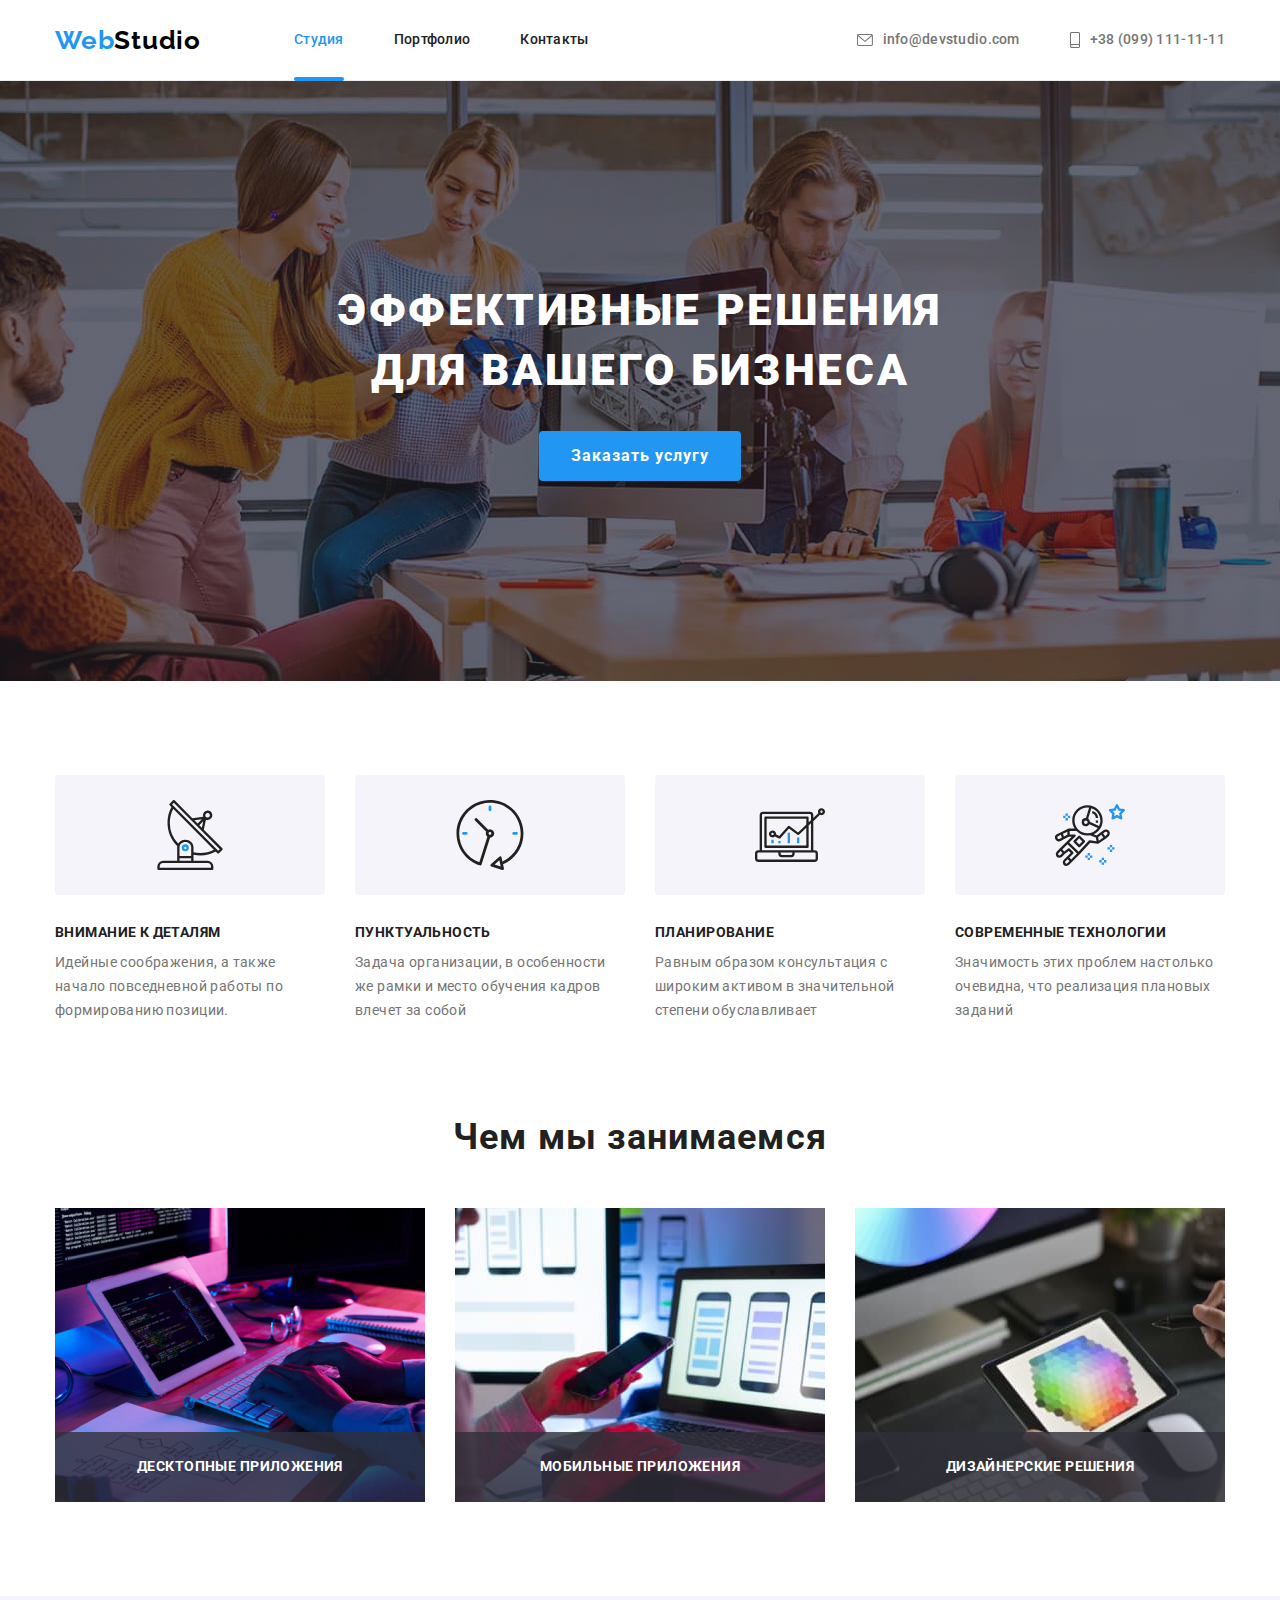
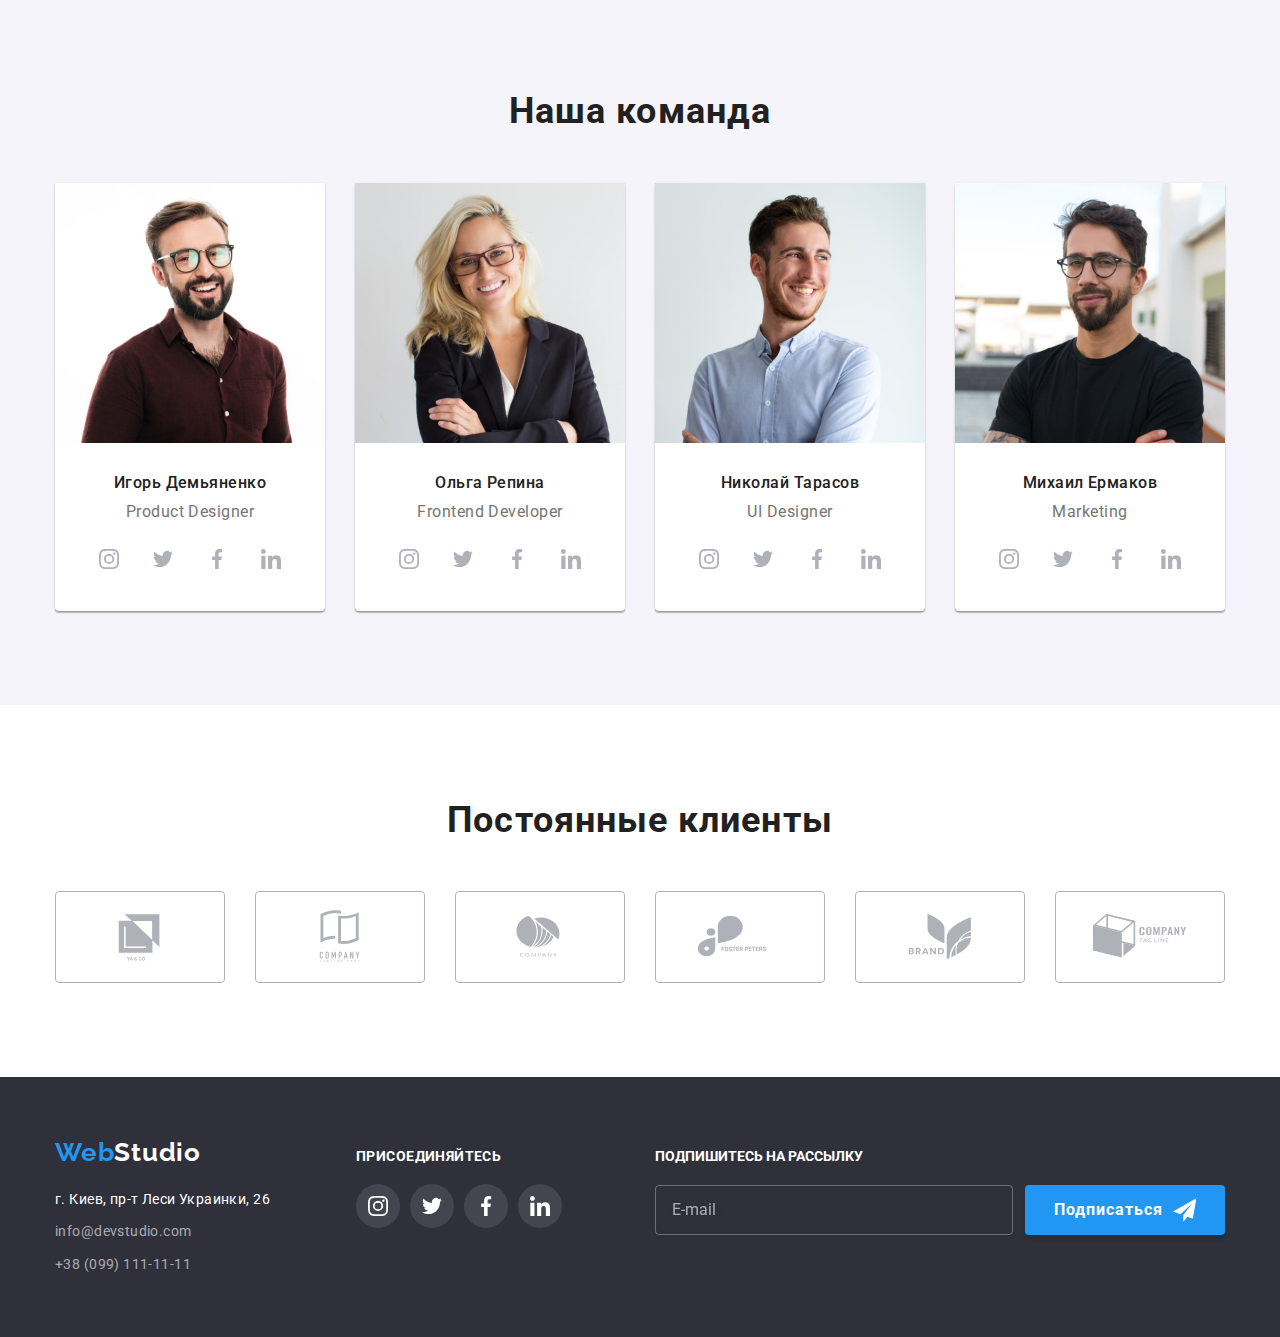
<file: index.html>
<!DOCTYPE html>
<html lang="ru">
  <head>
    <meta charset="UTF-8" />
    <meta http-equiv="X-UA-Compatible" content="IE=edge" />
    <meta name="viewport" content="width=device-width, initial-scale=1.0" />
    <title>WebStudio</title>
    <link
      href="https://fonts.googleapis.com/css2?family=Raleway:wght@700&family=Roboto:wght@400;500;700;900&display=swap"
      rel="stylesheet"
    />
    <link
      rel="stylesheet"
      href="https://cdnjs.cloudflare.com/ajax/libs/modern-normalize/1.1.0/modern-normalize.min.css"
    />
    <link rel="stylesheet" href="./css/style.css" />
  </head>
  <body>
    <!-- Хедер -->
    <header class="page-header">
      <div class="container main-nav">
        <a href="./index.html" class="logo"> <span class="accent">Web</span>Studio </a>
        <!-- Навигация  -->
        <nav class="nav">
          <ul class="site-nav list">
            <li class="item"><a href="./index.html" class="link current"> Студия </a></li>
            <li class="item"><a href="./portfolio.html" class="link"> Портфолио </a></li>
            <li class="item"><a href="" class="link"> Контакты </a></li>
          </ul>
        </nav>
        <!-- Контакты -->
        <ul class="auth-nav list">
          <li class="item">
            <a href="mailto:info@devstudio.com" class="link-info">
              <svg class="icon-envelope">
                <use href="./images/icons.svg#icon-envelope"></use>
              </svg>
              info@devstudio.com</a
            >
          </li>
          <li class="item">
            <a href="tel:+380991111111" class="link-info">
              <svg class="icon-smartfhone">
                <use href="./images/icons.svg#icon-smartphone"></use>
              </svg>
              +38 (099) 111-11-11</a
            >
          </li>
        </ul>
      </div>
    </header>
    <!-- Главный раздел -->
    <main>
      <!-- Герой -->
      <section class="hero">
        <div class="container">
          <h1 class="hero-title">
            Эффективные решения <br />
            для вашего бизнеса
          </h1>
          <!-- кнопка -->
          <button type="button" class="hero-button primary" data-modal-open>Заказать услугу</button>
        </div>
      </section>
      <!-- секция особенности -->
      <section class="section">
        <div class="container">
          <h2 class="visually-hidden">Особенности</h2>

          <ul class="feature list">
            <li class="item">
              <div class="icon-feature">
                <svg class="icon antena">
                  <use href="./images/icons.svg#icon-antenna-1"></use>
                </svg>
              </div>
              <h3 class="feature-title">Внимание к деталям</h3>
              <p class="feature-text">
                Идейные соображения, а также начало повседневной работы по формированию позиции.
              </p>
            </li>

            <li class="item">
              <div class="icon-feature">
                <svg class="icon clock">
                  <use href="./images/icons.svg#icon-clock-1"></use>
                </svg>
              </div>
              <h3 class="feature-title">Пунктуальность</h3>
              <p class="feature-text">
                Задача организации, в особенности же рамки и место обучения кадров влечет за собой
              </p>
            </li>

            <li class="item">
              <div class="icon-feature">
                <svg class="icon diagram">
                  <use href="./images/icons.svg#icon-diagram-1"></use>
                </svg>
              </div>

              <h3 class="feature-title">Планирование</h3>
              <p class="feature-text">
                Равным образом консультация с широким активом в значительной степени обуславливает
              </p>
            </li>

            <li class="item">
              <div class="icon-feature">
                <svg class="icon astronaut">
                  <use href="./images/icons.svg#icon-astronaut-1"></use>
                </svg>
              </div>

              <h3 class="feature-title">Современные технологии</h3>
              <p class="feature-text">
                Значимость этих проблем настолько очевидна, что реализация плановых заданий
              </p>
            </li>
          </ul>
        </div>
      </section>
      <!-- секция работы -->
      <section class="section images">
        <div class="container">
          <h2 class="section-title">Чем мы занимаемся</h2>
          <ul class="images-list list">
            <li class="item">
              <div class="imag-card">
                <img src="./images/img-1.jpg" alt="Создание баз данных" width="370" height="294" />
                <div class="images-thumb">
                  <p class="images-text">Десктопные приложения</p>
                </div>
              </div>
            </li>

            <li class="item">
              <div class="imag-card">
                <img
                  src="./images/img-2.jpg"
                  alt="Синхронизация приложений"
                  width="370"
                  height="294"
                />

                <div class="images-thumb">
                  <p class="images-text">Мобильные приложения</p>
                </div>
              </div>
            </li>

            <li class="item">
              <div class="imag-card">
                <img src="./images/img-3.jpg" alt="Подбор цвета" width="370" height="294" />

                <div class="images-thumb">
                  <p class="images-text">Дизайнерские решения</p>
                </div>
              </div>
            </li>
          </ul>
        </div>
      </section>

      <!-- секция команда -->
      <section class="team-section">
        <div class="container">
          <h2 class="section-title">Наша команда</h2>

          <ul class="team list">
            <li class="item">
              <article class="card">
                <img
                  src="./images/team-card-1.jpg"
                  alt="Игорь Демьяненко"
                  width="270"
                  height="260"
                />

                <div class="card-thumb">
                  <h3 class="team-title">Игорь Демьяненко</h3>
                  <p class="team-text" lang="en">Product Designer</p>
                  <ul class="social-title list">
                    <li class="item">
                      <a
                        href="https://www.instagram.com/"
                        target="_blank"
                        rel="noreferrer noopener"
                        class="social-icon"
                      >
                        <svg class="icon-inst">
                          <use href="./images/icons.svg#icon-instagram-2-1"></use>
                        </svg>
                      </a>
                    </li>
                    <li class="item">
                      <a href="" class="social-icon">
                        <svg class="icon-twitter">
                          <use href="./images/icons.svg#icon-twitter-1"></use>
                        </svg>
                      </a>
                    </li>
                    <li class="item">
                      <a href="" class="social-icon">
                        <svg class="icon-facebook">
                          <use href="./images/icons.svg#icon-facebook-1"></use>
                        </svg>
                      </a>
                    </li>
                    <li class="item">
                      <a href="" class="social-icon">
                        <svg class="icon-ln">
                          <use href="./images/icons.svg#icon-linkedin-1"></use>
                        </svg>
                      </a>
                    </li>
                  </ul>
                </div>
              </article>
            </li>

            <li class="item">
              <article class="card">
                <img src="./images/team-card-2.jpg" alt="Ольга Репина" width="270" height="260" />

                <div class="card-thumb">
                  <h3 class="team-title">Ольга Репина</h3>
                  <p class="team-text" lang="en">Frontend Developer</p>
                  <ul class="social-title list">
                    <li class="item">
                      <a href="" class="social-icon">
                        <svg class="icon-inst">
                          <use href="./images/icons.svg#icon-instagram-2-1"></use>
                        </svg>
                      </a>
                    </li>
                    <li class="item">
                      <a href="" class="social-icon">
                        <svg class="icon-twitter">
                          <use href="./images/icons.svg#icon-twitter-1"></use>
                        </svg>
                      </a>
                    </li>
                    <li class="item">
                      <a href="" class="social-icon">
                        <svg class="icon-facebook">
                          <use href="./images/icons.svg#icon-facebook-1"></use>
                        </svg>
                      </a>
                    </li>
                    <li class="item">
                      <a href="" class="social-icon">
                        <svg class="icon-ln">
                          <use href="./images/icons.svg#icon-linkedin-1"></use>
                        </svg>
                      </a>
                    </li>
                  </ul>
                </div>
              </article>
            </li>

            <li class="item">
              <article class="card">
                <img
                  src="./images/team-card-3.jpg"
                  alt="Николай Тарасов"
                  width="270"
                  height="260"
                />

                <div class="card-thumb">
                  <h3 class="team-title">Николай Тарасов</h3>
                  <p class="team-text" lang="en">UI Designer</p>
                  <ul class="social-title list">
                    <li class="item">
                      <a href="" class="social-icon">
                        <svg class="icon-inst">
                          <use href="./images/icons.svg#icon-instagram-2-1"></use>
                        </svg>
                      </a>
                    </li>
                    <li class="item">
                      <a href="" class="social-icon">
                        <svg class="icon-twitter">
                          <use href="./images/icons.svg#icon-twitter-1"></use>
                        </svg>
                      </a>
                    </li>
                    <li class="item">
                      <a href="" class="social-icon">
                        <svg class="icon-facebook">
                          <use href="./images/icons.svg#icon-facebook-1"></use>
                        </svg>
                      </a>
                    </li>
                    <li class="item">
                      <a href="" class="social-icon">
                        <svg class="icon-ln">
                          <use href="./images/icons.svg#icon-linkedin-1"></use>
                        </svg>
                      </a>
                    </li>
                  </ul>
                </div>
              </article>
            </li>

            <li class="item">
              <article class="card">
                <img src="./images/team-card-4.jpg" alt="Михаил Ермаков" width="270" height="260" />

                <div class="card-thumb">
                  <h3 class="team-title">Михаил Ермаков</h3>
                  <p class="team-text" lang="en">Marketing</p>
                  <ul class="social-title list">
                    <li class="item">
                      <a href="" class="social-icon">
                        <svg class="icon-inst">
                          <use href="./images/icons.svg#icon-instagram-2-1"></use>
                        </svg>
                      </a>
                    </li>
                    <li class="item">
                      <a href="" class="social-icon twitter">
                        <svg class="icon-twitter">
                          <use href="./images/icons.svg#icon-twitter-1"></use>
                        </svg>
                      </a>
                    </li>
                    <li class="item">
                      <a href="" class="social-icon facebook">
                        <svg class="icon-facebook">
                          <use href="./images/icons.svg#icon-facebook-1"></use>
                        </svg>
                      </a>
                    </li>
                    <li class="item">
                      <a href="" class="social-icon ln">
                        <svg class="icon-ln">
                          <use href="./images/icons.svg#icon-linkedin-1"></use>
                        </svg>
                      </a>
                    </li>
                  </ul>
                </div>
              </article>
            </li>
          </ul>
        </div>
      </section>

      <!-- Секция Клиенты -->
      <section class="customers-section">
        <div class="container">
          <h2 class="section-title">Постоянные клиенты</h2>
          <ul class="customers list">
            <li class="item">
              <a href="" class="link-costumers">
                <svg class="icon-costumers first">
                  <use href="./images/icons.svg#icon-Logo"></use>
                </svg>
              </a>
            </li>
            <li class="item">
              <a href="" class="link-costumers">
                <svg class="icon-costumers second">
                  <use href="./images/icons.svg#icon-Logo-1"></use>
                </svg>
              </a>
            </li>

            <li class="item">
              <a href="" class="link-costumers">
                <svg class="icon-costumers third">
                  <use href="./images/icons.svg#icon-Logo-2"></use>
                </svg>
              </a>
            </li>

            <li class="item">
              <a href="" class="link-costumers">
                <svg class="icon-costumers fourth">
                  <use href="./images/icons.svg#icon-Logo-3"></use>
                </svg>
              </a>
            </li>

            <li class="item">
              <a href="" class="link-costumers">
                <svg class="icon-costumers fifth">
                  <use href="./images/icons.svg#icon-Logo-4"></use>
                </svg>
              </a>
            </li>

            <li class="item">
              <a href="" class="link-costumers">
                <svg class="icon-costumers sixth">
                  <use href="./images/icons.svg#icon-Logo-5"></use>
                </svg>
              </a>
            </li>
          </ul>
        </div>
      </section>
    </main>

    <!-- Футер -->
    <footer class="page-footer">
      <div class="container">
        <div class="contact-info">
          <div class="adress-info">
            <a href="./index.html" class="footer-logo"> <span class="accent">Web</span>Studio </a>
            <address class="address">
              <ul class="information list">
                <li class="item">
                  <a
                    href="https://goo.gl/maps/oPbWowYrKjm67KPz8"
                    class="location"
                    target="_blank"
                    rel="noreferrer noopener"
                    >г. Киев, пр-т Леси Украинки, 26
                  </a>
                </li>
                <li class="item">
                  <a href="mailto:info@devstudio.com" class="link">info@devstudio.com </a> <br />
                </li>
                <li class="item">
                  <a href="tel:+380991111111" class="link">+38 (099) 111-11-11</a>
                </li>
              </ul>
            </address>
          </div>

          <div class="footer-part">
            <h2 class="footer-title">присоединяйтесь</h2>
            <ul class="social-footer list">
              <li class="item">
                <a href="" class="footer-icon">
                  <svg class="icon-footer">
                    <use href="./images/icons.svg#icon-instagram-2-1"></use>
                  </svg>
                </a>
              </li>
              <li class="item">
                <a href="" class="footer-icon">
                  <svg class="icon-footer">
                    <use href="./images/icons.svg#icon-twitter-1"></use>
                  </svg>
                </a>
              </li>
              <li class="item">
                <a href="" class="footer-icon">
                  <svg class="icon-footer">
                    <use href="./images/icons.svg#icon-facebook-1"></use>
                  </svg>
                </a>
              </li>
              <li class="item">
                <a href="" class="footer-icon">
                  <svg class="icon-footer">
                    <use href="./images/icons.svg#icon-linkedin-1"></use>
                  </svg>
                </a>
              </li>
            </ul>
          </div>

          <form class="footer-form" autocomplete="off">
            <label class="footer-field">
              Подпишитесь на рассылку
              <input type="email" name="mail" placeholder="E-mail" />
            </label>

            <button class="btn-footer" type="submit">
              Подписаться
              <svg class="icon-form">
                <use href="./images/icons.svg#icon-icon-send"></use>
              </svg>
            </button>
          </form>
        </div>
      </div>
    </footer>

    <div class="backdrop is-hidden" data-modal>
      <div class="modal">
        <form class="form-modal" autocomplete="off">
          <p class="title-modal">Оставьте свои данные, мы вам перезвоним</p>

          <label class="form-field">
            Имя
            <input class="form-input" type="text" name="name" />
            <svg class="icon-input" width="18" height="18">
              <use href="./images/icons.svg#icon-person-black-18dp-1"></use>
            </svg>
          </label>

          <label class="form-field">
            Телефон
            <input class="form-input" type="tel" name="tel" />
            <svg class="icon-input" width="18" height="18">
              <use href="./images/icons.svg#icon-phone-black-18dp-1"></use>
            </svg>
          </label>

          <label class="form-field">
            Почта
            <input class="form-input" type="email" name="email" />
            <svg class="icon-input" width="18" height="18">
              <use href="./images/icons.svg#icon-email-black-18dp-1"></use>
            </svg>
          </label>

          <label class="form-field textarea">
            Комментарий
            <textarea
              class="form-text-area"
              name="comment"
              rows="4"
              placeholder="Введите текст"
            ></textarea>
          </label>

          <label class="form-field checkbox">
            <input class="policy-checkbox" type="checkbox" name="policy" />

            <svg class="icon-check" width="16" height="15">
              <use href="./images/icons.svg#icon-Vector-2"></use>
            </svg>
            <span>
              Соглашаюсь с рассылкой и принимаю <a href="" class="policy-link">Условия договора</a>
            </span>
          </label>

          <button class="button-submit" type="submit">Отправить</button>
        </form>

        <button type="button" class="button-close" data-modal-close>
          <svg class="icon-modal">
            <use href="./images/icons.svg#icon-close-black-18dp-2-1"></use>
          </svg>
        </button>
      </div>
    </div>
    <script src="./js/modal.js"></script>
  </body>
</html>
</file>
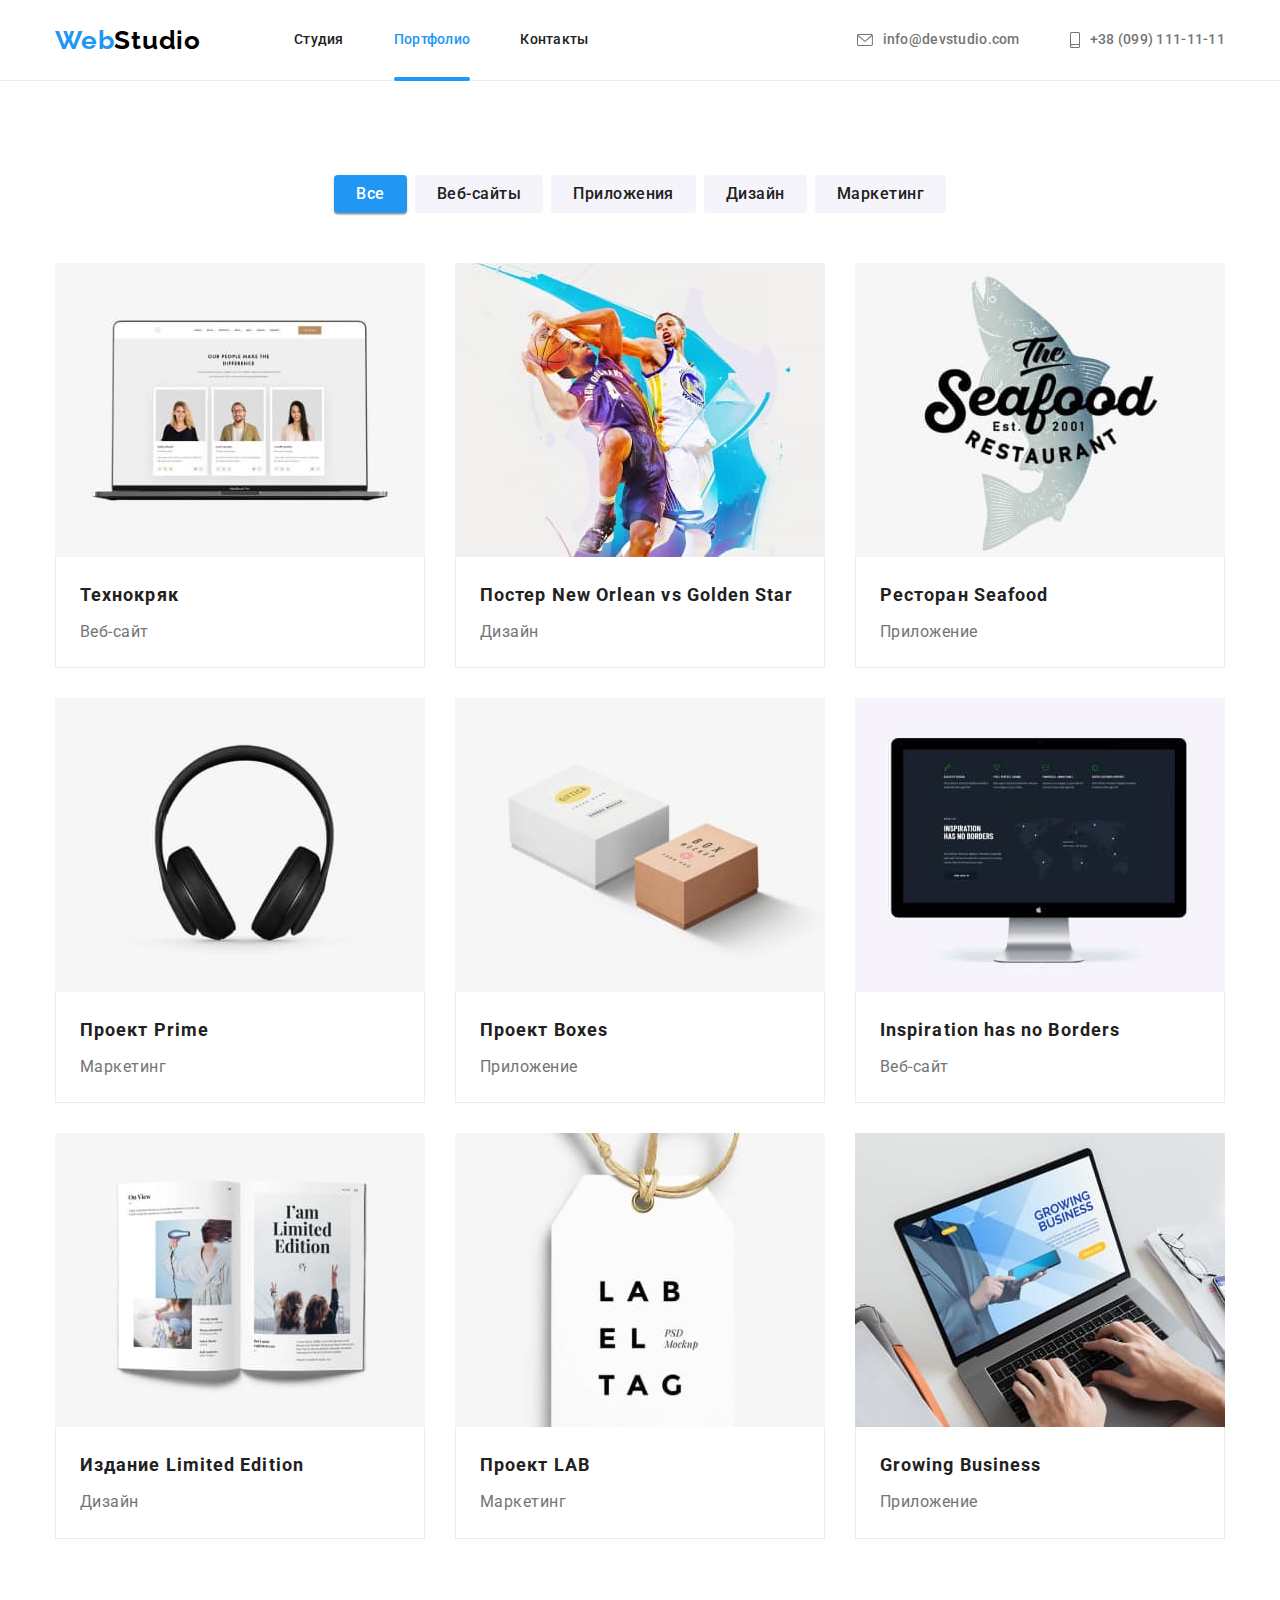
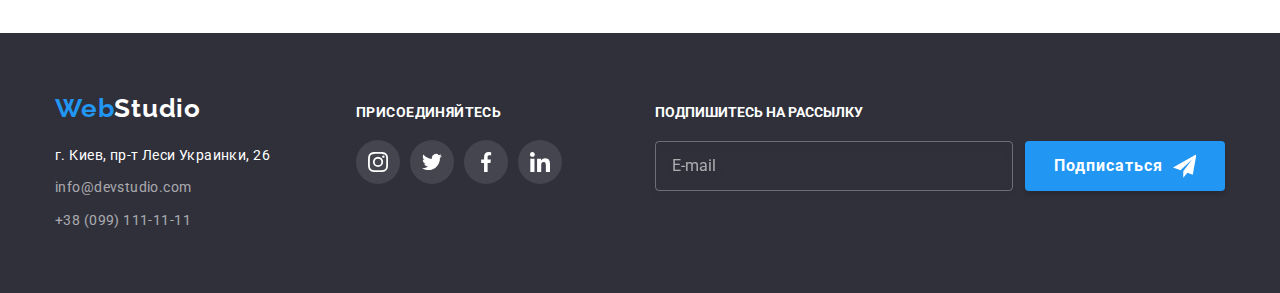
<file: portfolio.html>
<!DOCTYPE html>
<html lang="ru">
  <head>
    <meta charset="UTF-8" />
    <meta http-equiv="X-UA-Compatible" content="IE=edge" />
    <meta name="viewport" content="width=device-width, initial-scale=1.0" />
    <title>Portfolio</title>
    <link
      href="https://fonts.googleapis.com/css2?family=Raleway:wght@700&family=Roboto:wght@400;500;700;900&display=swap"
      rel="stylesheet"
    />
    <link
      rel="stylesheet"
      href="https://cdnjs.cloudflare.com/ajax/libs/modern-normalize/1.1.0/modern-normalize.min.css"
    />
    <link rel="stylesheet" href="./css/style.css" />
  </head>
  <body>
    <!-- Хедер -->
    <header class="page-header">
      <div class="container main-nav">
        <a href="./index.html" class="logo"> <span class="accent">Web</span>Studio </a>
        <!-- Навигация  -->
        <nav class="nav">
          <ul class="site-nav list">
            <li class="item"><a href="./index.html" class="link"> Студия </a></li>
            <li class="item"><a href="./portfolio.html" class="link current"> Портфолио </a></li>
            <li class="item"><a href="" class="link"> Контакты </a></li>
          </ul>
        </nav>
        <!-- Контакты -->
        <ul class="auth-nav list">
          <li class="item">
            <a href="mailto:info@devstudio.com" class="link-info">
              <svg class="icon-envelope">
                <use href="./images/icons.svg#icon-envelope"></use>
              </svg>
              info@devstudio.com</a
            >
          </li>
          <li class="item">
            <a href="tel:+380991111111" class="link-info">
              <svg class="icon-smartfhone">
                <use href="./images/icons.svg#icon-smartphone"></use></svg
              >+38 (099) 111-11-11</a
            >
          </li>
        </ul>
      </div>
    </header>
    <!-- Главный раздел -->
    <main>
      <section class="section">
        <div class="container">
          <h1 class="visually-hidden">Портфолио</h1>
          <ul class="portfolio-button list">
            <li class="item"><button type="button" class="button current">Все</button></li>
            <li class="item"><button type="button" class="button primary">Веб-сайты</button></li>
            <li class="item"><button type="button" class="button primary">Приложения</button></li>
            <li class="item"><button type="button" class="button primary">Дизайн</button></li>
            <li class="item"><button type="button" class="button primary">Маркетинг</button></li>
          </ul>

          <ul class="benefits list">
            <li class="item">
              <article class="card">
                <a href="" class="card-shadow">
                  <div class="benefits-img">
                    <img src="./images/img1.jpg" alt="Веб-сайт" width="370" height="294" />

                    <div class="img-thumb">
                      <p class="img-text">
                        Ресурс предлагает комплексные предложения с разным уровнем функционала и
                        сервисов. Все это позволит посетителю получить исчерпывающие сведения
                        <br />о компании или частном лице.
                      </p>
                    </div>
                  </div>

                  <div class="card-thumb">
                    <h2 class="benefits-title">Технокряк</h2>
                    <p class="benefits-text">Веб-сайт</p>
                  </div>
                </a>
              </article>
            </li>

            <li class="item">
              <article class="card">
                <a href="" class="card-shadow">
                  <div class="benefits-img">
                    <img src="./images/img2.jpg" alt="Постер" width="370" height="294" />

                    <div class="img-thumb">
                      <p class="img-text">
                        Ресурс предлагает комплексные предложения с разным уровнем функционала и
                        сервисов. Все это позволит посетителю получить исчерпывающие сведения
                        <br />о компании или частном лице.
                      </p>
                    </div>
                  </div>

                  <div class="card-thumb">
                    <h2 class="benefits-title">
                      Постер <span lang="en">New Orlean vs Golden Star</span>
                    </h2>
                    <p class="benefits-text">Дизайн</p>
                  </div>
                </a>
              </article>
            </li>

            <li class="item">
              <article class="card">
                <a href="" class="card-shadow">
                  <div class="benefits-img">
                    <img src="./images/img3.jpg" alt="Ресторан" width="370" height="294" />

                    <div class="img-thumb">
                      <p class="img-text">
                        Ресурс предлагает комплексные предложения с разным уровнем функционала и
                        сервисов. Все это позволит посетителю получить исчерпывающие сведения
                        <br />о компании или частном лице.
                      </p>
                    </div>
                  </div>

                  <div class="card-thumb">
                    <h2 class="benefits-title">Ресторан <span lang="en">Seafood</span></h2>
                    <p class="benefits-text">Приложение</p>
                  </div>
                </a>
              </article>
            </li>

            <li class="item">
              <article class="card">
                <a href="" class="card-shadow">
                  <div class="benefits-img">
                    <img src="./images/img4.jpg" alt="Проект Прайм" width="370" height="294" />

                    <div class="img-thumb">
                      <p class="img-text">
                        Ресурс предлагает комплексные предложения с разным уровнем функционала и
                        сервисов. Все это позволит посетителю получить исчерпывающие сведения
                        <br />о компании или частном лице.
                      </p>
                    </div>
                  </div>

                  <div class="card-thumb">
                    <h2 class="benefits-title">Проект <span lang="en">Prime</span></h2>
                    <p class="benefits-text">Маркетинг</p>
                  </div>
                </a>
              </article>
            </li>

            <li class="item">
              <article class="card">
                <a href="" class="card-shadow">
                  <div class="benefits-img">
                    <img src="./images/img5.jpg" alt="Проект Боксиз" width="370" height="294" />

                    <div class="img-thumb">
                      <p class="img-text">
                        Ресурс предлагает комплексные предложения с разным уровнем функционала и
                        сервисов. Все это позволит посетителю получить исчерпывающие сведения
                        <br />о компании или частном лице.
                      </p>
                    </div>
                  </div>

                  <div class="card-thumb">
                    <h2 class="benefits-title">Проект <span lang="en">Boxes</span></h2>
                    <p class="benefits-text">Приложение</p>
                  </div>
                </a>
              </article>
            </li>

            <li class="item">
              <article class="card">
                <a href="" class="card-shadow">
                  <div class="benefits-img">
                    <img src="./images/img6.jpg" alt="Вдохновение" width="370" height="294" />

                    <div class="img-thumb">
                      <p class="img-text">
                        Ресурс предлагает комплексные предложения с разным уровнем функционала и
                        сервисов. Все это позволит посетителю получить исчерпывающие сведения
                        <br />о компании или частном лице.
                      </p>
                    </div>
                  </div>

                  <div class="card-thumb">
                    <h2 class="benefits-title" lang="en">Inspiration has no Borders</h2>
                    <p class="benefits-text">Веб-сайт</p>
                  </div>
                </a>
              </article>
            </li>

            <li class="item">
              <article class="card">
                <a href="" class="card-shadow">
                  <div class="benefits-img">
                    <img src="./images/img7.jpg" alt="Издание" width="370" height="294" />

                    <div class="img-thumb">
                      <p class="img-text">
                        Ресурс предлагает комплексные предложения с разным уровнем функционала и
                        сервисов. Все это позволит посетителю получить исчерпывающие сведения
                        <br />о компании или частном лице.
                      </p>
                    </div>
                  </div>

                  <div class="card-thumb">
                    <h2 class="benefits-title">Издание <span lang="en">Limited Edition</span></h2>
                    <p class="benefits-text">Дизайн</p>
                  </div>
                </a>
              </article>
            </li>

            <li class="item">
              <article class="card">
                <a href="" class="card-shadow">
                  <div class="benefits-img">
                    <img src="./images/img8.jpg" alt="Проект Лаб" width="370" height="294" />

                    <div class="img-thumb">
                      <p class="img-text">
                        Ресурс предлагает комплексные предложения с разным уровнем функционала и
                        сервисов. Все это позволит посетителю получить исчерпывающие сведения
                        <br />о компании или частном лице.
                      </p>
                    </div>
                  </div>

                  <div class="card-thumb">
                    <h2 class="benefits-title">Проект <span lang="en">LAB</span></h2>
                    <p class="benefits-text">Маркетинг</p>
                  </div>
                </a>
              </article>
            </li>

            <li class="item">
              <article class="card">
                <a href="" class="card-shadow">
                  <div class="benefits-img">
                    <img src="./images/img9.jpg" alt="Растущий бизнес" width="370" height="294" />

                    <div class="img-thumb">
                      <p class="img-text">
                        Ресурс предлагает комплексные предложения с разным уровнем функционала и
                        сервисов. Все это позволит посетителю получить исчерпывающие сведения
                        <br />о компании или частном лице.
                      </p>
                    </div>
                  </div>

                  <div class="card-thumb">
                    <h2 class="benefits-title" lang="en">Growing Business</h2>
                    <p class="benefits-text">Приложение</p>
                  </div>
                </a>
              </article>
            </li>
          </ul>
        </div>
      </section>
    </main>

    <!-- Футер -->
    <footer class="page-footer">
      <div class="container">
        <div class="contact-info">
          <div class="adress-info">
            <a href="./index.html" class="footer-logo"> <span class="accent">Web</span>Studio </a>
            <address class="address">
              <ul class="information list">
                <li class="item">
                  <a
                    href="https://goo.gl/maps/oPbWowYrKjm67KPz8"
                    class="location"
                    target="_blank"
                    rel="noreferrer noopener"
                    >г. Киев, пр-т Леси Украинки, 26
                  </a>
                </li>
                <li class="item">
                  <a href="mailto:info@devstudio.com" class="link">info@devstudio.com </a> <br />
                </li>
                <li class="item">
                  <a href="tel:+380991111111" class="link">+38 (099) 111-11-11</a>
                </li>
              </ul>
            </address>
          </div>

          <div class="footer-part">
            <h2 class="footer-title">присоединяйтесь</h2>
            <ul class="social-footer list">
              <li class="item">
                <a href="" class="footer-icon">
                  <svg class="icon-footer">
                    <use href="./images/icons.svg#icon-instagram-2-1"></use>
                  </svg>
                </a>
              </li>
              <li class="item">
                <a href="" class="footer-icon current">
                  <svg class="icon-footer">
                    <use href="./images/icons.svg#icon-twitter-1"></use>
                  </svg>
                </a>
              </li>
              <li class="item">
                <a href="" class="footer-icon">
                  <svg class="icon-footer">
                    <use href="./images/icons.svg#icon-facebook-1"></use>
                  </svg>
                </a>
              </li>
              <li class="item">
                <a href="" class="footer-icon">
                  <svg class="icon-footer">
                    <use href="./images/icons.svg#icon-linkedin-1"></use>
                  </svg>
                </a>
              </li>
            </ul>
          </div>

          <form class="footer-form" autocomplete="off">
            <label class="footer-field">
              Подпишитесь на рассылку
              <input type="email" name="mail" placeholder="E-mail" />
            </label>

            <button class="btn-footer" type="submit">
              Подписаться
              <svg class="icon-form">
                <use href="./images/icons.svg#icon-icon-send"></use>
              </svg>
            </button>
          </form>
        </div>
      </div>
    </footer>
  </body>
</html>
</file>
<file: css/style.css>
html{
    box-sizing: border-box;
}

*, 
*::before,
*::after{
box-sizing: inherit;
}

:root {
    --primery-text-color: #757575;
    --title-text-color:#212121;
    --accent-color: #2196F3;
    --primery-white-color:#FFFFFF;
    --footer-contact-color:rgba(255, 255, 255, 0.6);
    --hero-button-color:#188CE8;
    --button-portfolio-color:#F5F4FA;
    --hero-fon-color:#2F303A;
    --card-set-gape: 30px;
    --box-shadow-team:0px 1px 3px rgba(0, 0, 0, 0.12),
    0px 1px 1px rgba(0, 0, 0, 0.14),
    0px 2px 1px rgba(0, 0, 0, 0.2);
    --box-shadow-benefits:0px 1px 1px rgba(0, 0, 0, 0.12), 
    0px 4px 4px rgba(0, 0, 0, 0.06), 
    1px 4px 6px rgba(0, 0, 0, 0.16);
}


body {
background-color:var(--primery-white-color);
color:var(--primery-text-color);
font-family: Roboto, sans-serif;
}
 /*утилиты  */
h1,
h2,
h3,
h4,
h5,
h6,
p,
ul {
margin: 0;
}

img {
display: block;
max-width: 100%;
height: auto
}

/* скрыть заголовок H1 */
.visually-hidden {
position: absolute;
white-space: nowrap;
width: 1px;
height: 1px;
overflow: hidden;
border: 0px;
padding: 0px;
clip: rect(0 0 0 0);
clip-path: inset(50%);
margin: -1px;
}
.list {
margin: 0px;
padding: 0px;
list-style: none;
}
/* разметка хедера */
.page-header{
border-bottom: 1px solid #ECECEC;
}

/* fix heder */
/* .page-header{
position: fixed;
width: 100%;
top: 0;
left: 0;
min-height: 80px;
background-color:rgba(255, 165, 0, 1);
outline: 1px solid black;
} */





/* разметка навигации */
.main-nav{
display: flex;
align-items: center;
}

/* разметка контейнера */

.container {
width: 1200px;
padding-left: 15px;
padding-right: 15px;
margin-left: auto;
margin-right: auto;
}


/* разметка оформление
.card-thumb {
outline: 1px solid red;
}

.item * {
outline: 1px solid tomato;


/* logo */

.logo {
color: #000000;
font-family: Raleway, sans-serif;
font-weight: 700;
font-size: 26px;
line-height: 1.19;
letter-spacing: 0.03em;
text-decoration: none;

transition:color 250ms cubic-bezier(0.4, 0, 0.2, 1);
}

.logo:hover,
.logo:focus {
color: var(--accent-color);
}
.nav{
margin-left: 93px;
}
.site-nav{
display: flex;
}

.site-nav .item{
margin-right: 50px;
}
.site-nav .item:last-child{
margin-right: 0px;
}

/* site nav */
.site-nav .link {
display: block;
position: relative;
padding-top: 32px;
padding-bottom: 32px;

color:var(--title-text-color) ;
font-weight: 500;
font-size: 14px;
line-height: 1.14;
letter-spacing: 0.02em;
text-decoration: none;

transition:color 250ms cubic-bezier(0.4, 0, 0.2, 1);
}
.site-nav .link:hover, 
.site-nav .link:focus{
color:var(--accent-color) ;
}
.site-nav .link.current{
color:var(--accent-color);
}
/* подчеркивание */
.site-nav .link.current::after {
display: block;
position: absolute;
bottom: -1px;
left: 0px;
content: "";
width: 100%;
height: 4px;
border-radius: 2px;
background-color: var(--accent-color);
}

/* auth-nav */
.auth-nav{
display: flex;
margin-left: auto;
align-items: center;
justify-content: center;
}

.auth-nav .item:not(:last-child){
margin-right: 50px;
}
/* oбязательно!!!!!!!!! content:
иконки конверт и телефон "" */

.icon-envelope{
height: 12px;
width: 16px;
margin-right: 10px;

}

.icon-smartfhone{
height: 16px;
width: 10px;
margin-right: 10px;

}



/* text  */
.auth-nav .link-info{
display: flex;
align-items: center;
color: var(--primery-text-color);
fill: var(--primery-text-color);
font-weight: 500;
font-size: 14px;
line-height: 1.14;
letter-spacing: 0.02em;
text-decoration: none;

transition:color 250ms cubic-bezier(0.4, 0, 0.2, 1), 
fill 250ms cubic-bezier(0.4, 0, 0.2, 1) ;

}


.auth-nav .link-info:hover, 
.auth-nav .link-info:focus{
color: var(--accent-color);
fill: var(--accent-color);
}


/* hero */
.hero{
padding: 200px 0px;
text-align: center;
margin-right: auto;
margin-left: auto;
max-width: 1600px;
min-height: 600px;
background-color: var(--hero-fon-color);
background-image: linear-gradient(to right,
rgba(47, 48, 58,0.4), 
rgba(47, 48, 58, 0.4)),
url(../images/background-hero.jpg);
background-repeat: no-repeat;
background-position: center;
background-size: cover;
}

.hero-title{

margin-top: 0px;
margin-bottom:30px;

color:var(--primery-white-color);
font-weight: 900;
font-size: 44px;
line-height: 1.36;
letter-spacing: 0.06em;
text-transform: uppercase;
}


/* button index.html*/

.button{cursor: pointer;}
.hero-button.primary{cursor: pointer;}
.button-close{cursor: pointer;}
.btn-footer{cursor: pointer;}
.button-submit{cursor: pointer;}

.hero-button{
display:inline-block;
border-radius:4px;
padding: 10px 32px;
min-width: 200px;
text-align: center;


color:var(--primery-white-color);
background-color:var(--accent-color);
font-family: inherit;
font-weight: 700;
font-size: 16px;
line-height: 1.88;
text-align: center;
letter-spacing: 0.06em;
text-decoration: none;
border: none;

transition:color 250ms cubic-bezier(0.4, 0, 0.2, 1),
background-color 250ms cubic-bezier(0.4, 0, 0.2, 1);
}

.hero-button.primary:hover,
.hero-button.primary:focus {
border: none;
color: var(--primery-white-color);
background-color:var(--hero-button-color);
}


/*падинги всех секций*/
.section{
padding: 94px 0px;
}


/* стили и отступы заголовоков H */
.section-title {
color: var(--title-text-color);
font-weight: 700;
font-size: 36px;
line-height: 1.17;
text-align: center;
letter-spacing: 0.03em;

margin-bottom: 50px;
}

/* section Feature */

/* контейнер FEATURE */

/* установка иконок */
.icon-feature{
display: flex;
justify-content: center;
align-items: center;
height: 120px;
background-color: var(--button-portfolio-color);
border-radius: 4px;
margin-bottom: 30px;
}
.icon-feature .icon{
height: 70px;
width: 70px;
}



.feature {
display: flex;
margin-top: calc(-1 * var(--card-set-gape));
margin-left: calc(-1 * var(--card-set-gape));
}


.feature>.item {
flex-basis: calc(100% / 3 - var(--card-set-gape));
margin-left: var(--card-set-gape);
margin-top: var(--card-set-gape);
}

.feature-title {
color: var(--title-text-color);
font-weight: 700;
font-size: 14px;
line-height: 1.14;
letter-spacing: 0.03em;
font-style: normal;
text-transform: uppercase;
}

.feature-text {
margin-top: 10px;
color: var(--primery-text-color);
font-weight: 400;
font-size: 14px;
line-height: 1.7;
letter-spacing: 0.03em;
font-style: normal;
}

/* section-Images */

/* /* контейнер IMAGES */
.section.images {
padding-top: 0px;
}

.imag-card{
display: flex;
position: relative;
}

.images-thumb{
position: absolute;
display: flex;
height: 70px;
width: 100%;
justify-content: center;
align-items: center;
bottom: 0px;
background-color: rgba(47, 48, 58, 0.8);
}

.images-text{
font-style: normal;
font-weight: 700;
font-size: 14px;
line-height: 1.14;
letter-spacing: 0.03em;
text-transform: uppercase;
color:var(--primery-white-color);
}




.images-list {

display: flex;
margin-top: calc(-1 * var(--card-set-gape));
margin-left: calc(-1 * var(--card-set-gape));
}

.images-list>.item {
flex-basis: calc(100% / 3 - var(--card-set-gape));
margin-left: var(--card-set-gape);
margin-top: var(--card-set-gape);
}


/* section-Team */

/* контейнер TEAM */
.team-section{
background-color:var(--button-portfolio-color); 
padding: 94px 0px;
}

.team {

/* сетка для разметки 1 строка */
display: flex;
margin-top: calc(-1 * var(--card-set-gape));
margin-left: calc(-1 * var(--card-set-gape));
}

.team>.item {
flex-basis: calc(100% / 3 - var(--card-set-gape));
margin-left: var(--card-set-gape);
margin-top: var(--card-set-gape);
box-shadow: var(--box-shadow-team);
border-radius: 0px 0px 4px 4px;
background-color: #FFFFFF;
}

.team-title{
color: var(--title-text-color);
font-weight: 500;
font-size: 16px;
line-height: 1.19;
letter-spacing: 0.03em;
text-align: center;
}
.team-text{
color: var(--primery-text-color);
font-size: 16px;
line-height: 1.19;
letter-spacing: 0.03em;
margin-top: 10px;
margin-bottom: 16px;
text-align: center;
}
.team .card-thumb{
padding: 30px 0px;
}

/* Добавление иконок соц.сети в team */
.social-title{
display: flex;
align-items: center;
justify-content: center;
}
.social-icon{
display: flex;
align-items: center;
justify-content: center;
height: 44px;
width: 44px;
border-radius: 50%;
fill: #AFB1B8;
transition:background-color 250ms cubic-bezier(0.4, 0, 0.2, 1),
fill 250ms cubic-bezier(0.4, 0, 0.2, 1);
} 

.social-title>.item{
margin-right:10px ;
}
.social-title>.item:nth-child(4n){
margin-right: 0px;
}


.icon-inst,
.icon-twitter,
.icon-facebook,
.icon-ln{
height: 20px;
width: 20px;
}

.social-icon:hover,
.social-icon:focus{
fill:#FFFFFF;
background-color: var(--accent-color);
} 
    
    



/* секция Постоянные клиенты */



.customers-section{
padding: 94px 0px;

}
.customers{
display: flex;
margin-top: calc(-1 * var(--card-set-gape));
margin-left: calc(-1 * var(--card-set-gape));
}
.customers>.item{
flex-basis: calc(100% / 3 - var(--card-set-gape));
margin-left: var(--card-set-gape);
margin-top: var(--card-set-gape);
height: 92px;
}

.link{
text-decoration: none;
margin: 0px;
padding: 0px;
}

.link-costumers{
width: 100%;
height: 100%;
display: flex;
align-items: center;
justify-content: center;
fill:#afb1b8 ;
border: 1px solid #AFB1B8;
border-radius: 4px;
transition:fill 250ms cubic-bezier(0.4, 0, 0.2, 1),
border 250ms cubic-bezier(0.4, 0, 0.2, 1);
}

.link-costumers:hover,
.link-costumers:focus{
border: 1px solid var(--accent-color);
fill: var(--accent-color);
}


.icon-costumers{
height: 60px;
width: 106px;
}



/* Макет Портфолио */

/* контейнер portfolio */
.filters-title{
position: absolute;
white-space: nowrap;
width: 1px;
height: 1px;
overflow: hidden;
border: 0px;
padding: 0px;
clip: rect(0 0 0 0);
clip-path: inset(50%);
margin: -1px;
}

/* button portfolio */

.portfolio-button {

display: flex;
justify-content: center;
margin-bottom: 50px;
}

.portfolio-button .item:not(:last-child) {
margin-right: 8px;
}

.button {
display: inline-block;
border-radius: 4px;
padding: 6px 22px;
text-align: center;
min-width: 73px;
color: var(--title-text-color);
background-color: var(--button-portfolio-color);
font-family: inherit;
font-weight: 500;
font-size: 16px;
line-height: 1.6;
letter-spacing: 0.03em;
text-decoration: none;
border: none;

transition:color 250ms cubic-bezier(0.4, 0, 0.2, 1), 
background-color 250ms cubic-bezier(0.4, 0, 0.2, 1),
box-shadow 250ms cubic-bezier(0.4, 0, 0.2, 1);

}

.button.current {
border: none;
color: var(--primery-white-color);
background-color: var(--accent-color);
text-decoration: none;
box-shadow: var(--box-shadow-team);
}

.button.primary:hover,
.button.primary:focus {
color: var(--primery-white-color);
background-color: var(--accent-color);
border-color: var(--button-portfolio-color);
box-shadow: var(--box-shadow-team);
}


/* сетка для разметки 2 строки и более.. */
/* primer */
/* .benefits {
display: flex;
flex-wrap: wrap;
margin-top: -(minus) znachenie 1 otstupa vverh (margina)/2;
margin-left: -(minus) znachenie 1 otstupa vlevo (margina)/2;} 
gde margin top i left=gap (top left) */

/* .benefits>.item { */
/* flex-basis: calc(100%-n(px) / p);
margin-left: znachenie 1 otstupa vlevo (margina)/2;
margin-top: znachenie 1 otstupa vverh (margina)/2;}
gde margin top i left=gape (top left) */
/* gde */
/* n(kol-vo otstupov*znachenie margina (px)) */ 
/* p-kol-vo stolbikov */

/* .benefits{
display: flex;
flex-wrap: wrap;
esli odinakovo to prosto gap:
row-gap: 40px;
column-gap: 30px;
}
.benefits> .item{
flex-basis: calc((100% - 60px)/3);
} */

/* сетка для разметки 2 строки и более.. */
.benefits {
display: flex;
flex-wrap: wrap;
margin-top: calc(-1 * var(--card-set-gape));
margin-left: calc(-1 * var(--card-set-gape));
}

.benefits > .item{
flex-basis: calc(100% / 3 - var(--card-set-gape));
margin-left:var(--card-set-gape);
margin-top:var(--card-set-gape);
}

/* эффект overlok */

/* скрывать лишнее */
.benefits-img{ 
position: relative;
overflow: hidden;
}


/* эффекты выезжания окна */
.benefits-img::before{
display: inline-block;
content: "";
position: absolute;
top:0;
left:0;
width: 100%;
height: 100%;
opacity: 1;
background-color: rgba(33, 150, 243, 0.9);
transform: translateY(100%);
transition: transform 250ms cubic-bezier(0.4, 0, 0.2, 1);

}

.img-thumb{
position: absolute;
top: 0;
left: 0;
opacity:1;
padding: 63px 24px ;
transform: translateY(100%);
transition: transform 250ms cubic-bezier(0.4, 0, 0.2, 1);
}

.img-text {
font-weight: 400;
font-size: 18px;
line-height: 1.56;
letter-spacing: 0.03em;
color: var(--primery-white-color);
}

/* hover overlok всей карточки */
.card-shadow:hover .benefits-img::before,
.card-shadow:focus .benefits-img::before{
transform: translateY(0);
}

.card-shadow:hover .img-thumb,
.card-shadow:focus .img-thumb {
transform: translateY(0);
}





/* эффект тени на ховер focus */

.card-shadow{
display: block;
text-decoration: none;
transition:box-shadow 250ms cubic-bezier(0.4, 0, 0.2, 1);
}

.card-shadow:hover,
.card-shadow:focus{
box-shadow:var(--box-shadow-benefits);
}


/* рамки и отступы внутри них */


.benefits .card-thumb{
padding: 20px 24px;
border-right: 1px solid #ECECEC;
border-left: 1px solid #ECECEC;;
border-bottom: 1px solid #ECECEC;
}

/* загаловки в списках */

.benefits-title {
color: var(--title-text-color);
font-weight: 700;
font-size: 18px;
line-height: 2;
letter-spacing: 0.06em;
}

/* абзацы в списках*/

.benefits-text {
color: var(--primery-text-color);
font-size: 16px;
line-height: 1.9;
letter-spacing: 0.03em;
margin-top: 4px;
}

/* footer background */

.page-footer {
background-color:var(--hero-fon-color);
padding: 60px 0px;
}


/* footer LOGO */

.footer-logo {
display: inline-block;

color: var(--primery-white-color);
font-family: Raleway, sans-serif;
font-weight: 700;
font-size: 26px;
line-height: 1.19;
letter-spacing: 0.03em;
text-decoration: none;

transition:color 250ms cubic-bezier(0.4, 0, 0.2, 1);
}

.footer-logo:hover,
.footer-logo:focus {
color: var(--accent-color);
}

.accent {
color: var(--accent-color);
}


/* address */

.address{
font-style: normal;
margin-top: 20px;
}


.information .item:not(:first-child) {
margin-top: 9px;
}

/* оформление текста и ссылок footer */

.information .location,
.information .link {
font-size: 14px;
line-height: 1.7;
letter-spacing: 0.03em;
text-decoration: none;
font-style: normal;
}


.information .location{
color:var(--primery-white-color);
transition:color 250ms cubic-bezier(0.4, 0, 0.2, 1);
}

.information .location:hover,
.information .location:focus{
color:var(--accent-color);
}

.information .link {
color:var(--footer-contact-color);
transition:color 250ms cubic-bezier(0.4, 0, 0.2, 1);
}

.information .link:hover,
.information .link:focus{
color: var(--accent-color);
}


/* добавление второй части футера */

/* титулка футера */
.footer-title {
color: var(--primery-white-color);
font-weight: 700;
font-size: 14px;
line-height: 16px;
letter-spacing: 0.03em;
text-transform: uppercase;
font-style: normal;
margin-bottom: 20px;
}

/* общий div футера */

.contact-info {
display: flex;
align-items: baseline;
}

/* div размер контейнера второй части футера */
.footer-part{
margin-left: 70px;
}

/* список для div второй части футера */
/* ul 2 части */
.social-footer {
display: flex;
align-items: center;
justify-content: center;
}
/* расст внутри иконок */
.social-footer>.item {
margin-right: 10px;}
    
.social-footer>.item:nth-child(4n) {
margin-right: 0px;
}
    


/* коррекция иконок footer ccылки*/

.footer-icon {
display: flex;
align-items: center;
justify-content: center;
height: 44px;
width: 44px;
border-radius: 50%;
background-color: rgba(255, 255, 255, 0.1);
transition:background-color 250ms cubic-bezier(0.4, 0, 0.2, 1);
/* fill: var(--primery-white-color); */

}

.footer-icon:hover,
.footer-icon:focus{
background-color: var(--accent-color);
}

/*иконки  */
.icon-footer{
height: 20px;
width: 20px;
fill: var(--primery-white-color)
}

/* Модальное окно */

/* backdrop */
.backdrop{
position: fixed;
top: 0;
left: 0;
width:100%;
height:100%;
background-color: rgba(0, 0, 0, 0.2);
opacity: 1;
transition: opacity 250ms 
cubic-bezier(0.4, 0, 0.2, 1), visibility 250ms 
cubic-bezier(0.4, 0, 0.2, 1);
}

/*opacity- невидимость */
/* pointer-events возможность нажимать на кнопки */
/* s-hidden class backdrop */
.backdrop.is-hidden{
visibility: hidden;
opacity: 0;
pointer-events: none;
}

.backdrop.is-hidden .modal{
transform: translate( -50%, -50%) scale(1.1);  
}
/* modal window */
.modal{
display: block;
position: absolute;
top: 50%;
left: 50%;
padding: 40px;
transform: translate( -50%, -50%) scale(1);
min-height: 581px;
min-width: 528px;
background-color: var(--primery-white-color);
border-radius: 4px;
box-shadow: 0px 1px 3px rgba(0, 0, 0, 0.12), 
0px 1px 1px rgba(0, 0, 0, 0.14),
0px 2px 1px rgba(0, 0, 0, 0.2);
transition:transform 250ms 
cubic-bezier(0.4, 0, 0.2, 1);
}
/* button modal */
.button-close{
display: flex;
position: absolute;
top:8px; 
right:8px;
justify-content: center;
align-items: center;
padding: 0px;
height: 30px;
width: 30px;
border-radius: 50%;
border: 1px solid rgba(0, 0, 0, 0.1);
background-color: #FFFFFF;
transition: fill 250ms cubic-bezier(0.4, 0, 0.2, 1);
}

.button-close:hover,
.button-close:focus {
fill:rgba(33, 150, 243, 1);
}


.icon-modal{
height: 18px;
width: 18px;
}


/* forms footer */
/* добавление отступа в первую колонку */
.adress-info{
flex-grow: 1;
}


.footer-form{
display: flex;
margin-left: 93px;
align-items: flex-end;
justify-content: flex-start;
}

.footer-form .footer-field{
width: min-content;
font-weight: 700;
font-size: 14px;
line-height: 1.14;
text-transform: uppercase;
color: var(--primery-white-color);
}

.footer-form input {
margin-top: 20px;
padding-left: 16px;
padding-right: 16px;
width: 358px;
height: 50px;
background-color: transparent;
color: var(--primery-white-color);
font-size: 16px;
line-height: 1.25;
border: 1px solid rgba(255, 255, 255, 0.3);
filter: drop-shadow(0px 4px 4px rgba(0, 0, 0, 0.15));
border-radius: 4px;
}
.footer-form input::placeholder {
color: rgba(255, 255, 255, 0.6);
font-size: 16px;
line-height: 1.25;
}



/* кнопка в футере */
 
.btn-footer{
display: flex;
align-items: center;
text-align: center;
font-weight: 700;
font-size: 16px;
line-height: 1.88;
letter-spacing: 0.06em;
color: #FFFFFF;
padding: 10px 29px;
margin-left: 12px;
width: 200px;
height: 50px;
box-shadow: 0px 4px 4px rgba(0, 0, 0, 0.15);
border-radius: 4px;
border: none;
background-color: var(--accent-color);
color: rgba(255, 255, 255, 1);
} 

/*иконка в футере */

.icon-form {
height: 24px;
width: 24px;
margin-left: 10px;
}



/* форма в модальном окне */

.form{
display: block;
margin-top: 0px;
}

/* name form */
.title-modal {
font-weight: 700;
font-size: 20px;
line-height: 1.15;
text-align: center;
letter-spacing: 0.03em;
color: var(--title-text-color);
margin-bottom: 12px;
}

.form-field {
position: relative;
display: block;
font-size: 12px;
line-height: 1.17;
letter-spacing: 0.01em;
color: var(--primery-text-color);
}


.form-modal .form-field:not(.form-modal .form-field.checkbox, .form-modal .form-field.textarea) {
margin-bottom: 10px;
}

.form-field.textarea {
margin-bottom: 20px;
}

.form-input,
.form-text-area {
width: 100%;
}

.form-input {
height: 40px;
margin-top: 4px;
padding-left: 42px;
padding-right: 16px;
}

.form-text-area {
display: block;
height: 120px;
margin-top: 4px;
padding: 12px 16px;
resize: none;
}

.form-field .icon-input {
position: absolute;
left: 12px;
bottom: 11px;
fill: var(--title-text-color);
transition: transform 250ms cubic-bezier(0.4, 0, 0.2, 1);
}

.form-input,
.form-text-area {
border: 1px solid rgba(33, 33, 33, 0.2);
border-radius: 4px;
font-size: 14px;
line-height: 1.17;
letter-spacing: 0.01em;
transition: border 250ms cubic-bezier(0.4, 0, 0.2, 1);
}

.form-input:focus,
.form-text-area:focus{
border: 1px solid #2196F3;
outline:transparent;
}

.form-input:focus + .icon-input {
fill:#2196F3 ;
}

.form-text-area::placeholder {
font-size: 12px;
line-height: 1.17;
letter-spacing: 0.01em;
color: rgba(117, 117, 117, 0.5);
}
/* .policy-checkbox {
position: absolute;
white-space: nowrap;
width: 1px;
height: 1px;
overflow: hidden;
border: 0px;
padding: 0px;
clip: rect(0 0 0 0);
clip-path: inset(50%);
margin: -1px;
} */
.policy-checkbox{
position: absolute;
appearance: none;
}

.form .form-field.checkbox {
margin-bottom: 0px;
}
.form-field.checkbox {
display: flex;
align-items: center;
justify-content: center;
font-size: 14px;
line-height: 1.7;
}

.icon-check {
background-size: contain;
background-origin: border-box;
margin-right: 7px;
fill: white;
border: 2px solid var(--title-text-color);
border-radius: 2px;
transition: border 250ms cubic-bezier(0.4, 0, 0.2, 1), 
background-color 250ms cubic-bezier(0.4, 0, 0.2, 1), 
border-color 250ms cubic-bezier(0.4, 0, 0.2, 1);
}

.policy-checkbox:checked + .icon-check {
border: 1px solid #2196f3;
border-radius: 2px;
background-color: #2196f3;
}

.policy-link {
color: #2196f3 ;
}


.form-modal .button-submit{
display: block;
margin-left: auto;
margin-right: auto;
}

.button-submit{
display: flex;
align-items: center;
justify-content: center;
font-style: normal;
margin-top: 30px;
min-width: 200px;
height: 50px;
font-weight: 700;
font-size: 16px;
line-height: 1.88;
letter-spacing: 0.06em;
color: #FFFFFF;
margin-left: auto;
margin-right: auto;
background-color: #2196F3;
box-shadow: 0px 4px 4px rgba(0, 0, 0, 0.15);
border-radius: 4px;
border: none;
}

















/* Oбщий background E5E5E5 */
/* лого цвет #2196F3 #000000 */
/* цвет основного текста #212121; */
/* цвет дополнительного текста  #757575; */

/* белый #ffffff*/
/* акцент #2196F3 */
/* задний фон хедера  background: #F5F4FA */
/* задний фон под кнопкой background: #2F303A */
/* задний фон основного раздела background: #E5E5E5 */
/* фон внизу почта и телефон rgba(255, 255, 255, 0.6) */

/* .button{ 
font-family: inherit;}*/
/* {
    color: var(--title-text-color);
    background-color: var(--primery-white-color);
}
.button.primary{
    color: var(--primery-white-color);
    background-color:var(--accent-color);
}
.button.secondary{
    color:var(--accent-color);
    background-color:var(--primery-white-color);
}
html
<li><a href=""class=button primary> Log in </a></li>
<li><a href=""class=button secondary> Register </a></li> */

/* .box{
    margin-bottom: 50px;
    /* border: 5px solid tomato;
    padding: 20px;
    margin: 20px;
    background-color: tomato; 
    outline: 2px solid tomato;
    background-color: tomato;}
 */

 /* выбрать четные,  (2n+1) не четные  */
/* .work-list > .item:nth-child(2n){
background-color: red;    
} */

/* Пример выбора последнего или первого элемента */

/* .site-nav .item {
margin-right: 50px;
}

.site-nav .item:last-child {
margin-right: 0px;
}

.site-nav .item:not(:last-child){
margin-right: 50px;
}
.site-nav .item + .item {
margin-left: 50px;
} */



/* строки в списках */
/* width: calc(100%/2);
/* calc((100%-колво маржинов в строке(строк-1)*знач марж (1-это 30px)/кол-во элементов(строк) */
/* (100%-60px(2 марж по 30px)/3(cтроки */
/* альтернатива:
.benefits .item:not(:nth-child(3n)) {
margin-right: 30px; */
/* альтернатива:
.benefits .item:not(:nth-child(-n+3)) {
margin-bottom: 30px;
} */





/* .benefits {
    display: flex;
    flex-wrap: wrap;
    margin-top: 50px;
    padding-bottom: 94px;
    background-color: tomato;
}

.benefits .item {
    width: 370px;
    margin-right: 30px;
    margin-bottom: 30px;
    outline: 1px solid teal;
}

/* .benefits .item:nth-child(3n) {
    margin-right: 0px;
}


.benefits .item:nth-child(n+7) {
    margin-bottom: 0px;
}





загаловки в списках
.benefits-title {
    color: var(--title-text-color);
    font-weight: 700;
    font-size: 18px;
    line-height: 2;
    letter-spacing: 0.06em;
    margin-top: 20px;
}

/* абзацы в списках*/
/* .benefits-text {
    color: var(--primery-text-color);
    font-size: 16px;
    line-height: 1.9;
    letter-spacing: 0.03em;
    margin-bottom: 0px;}  */
</file>
